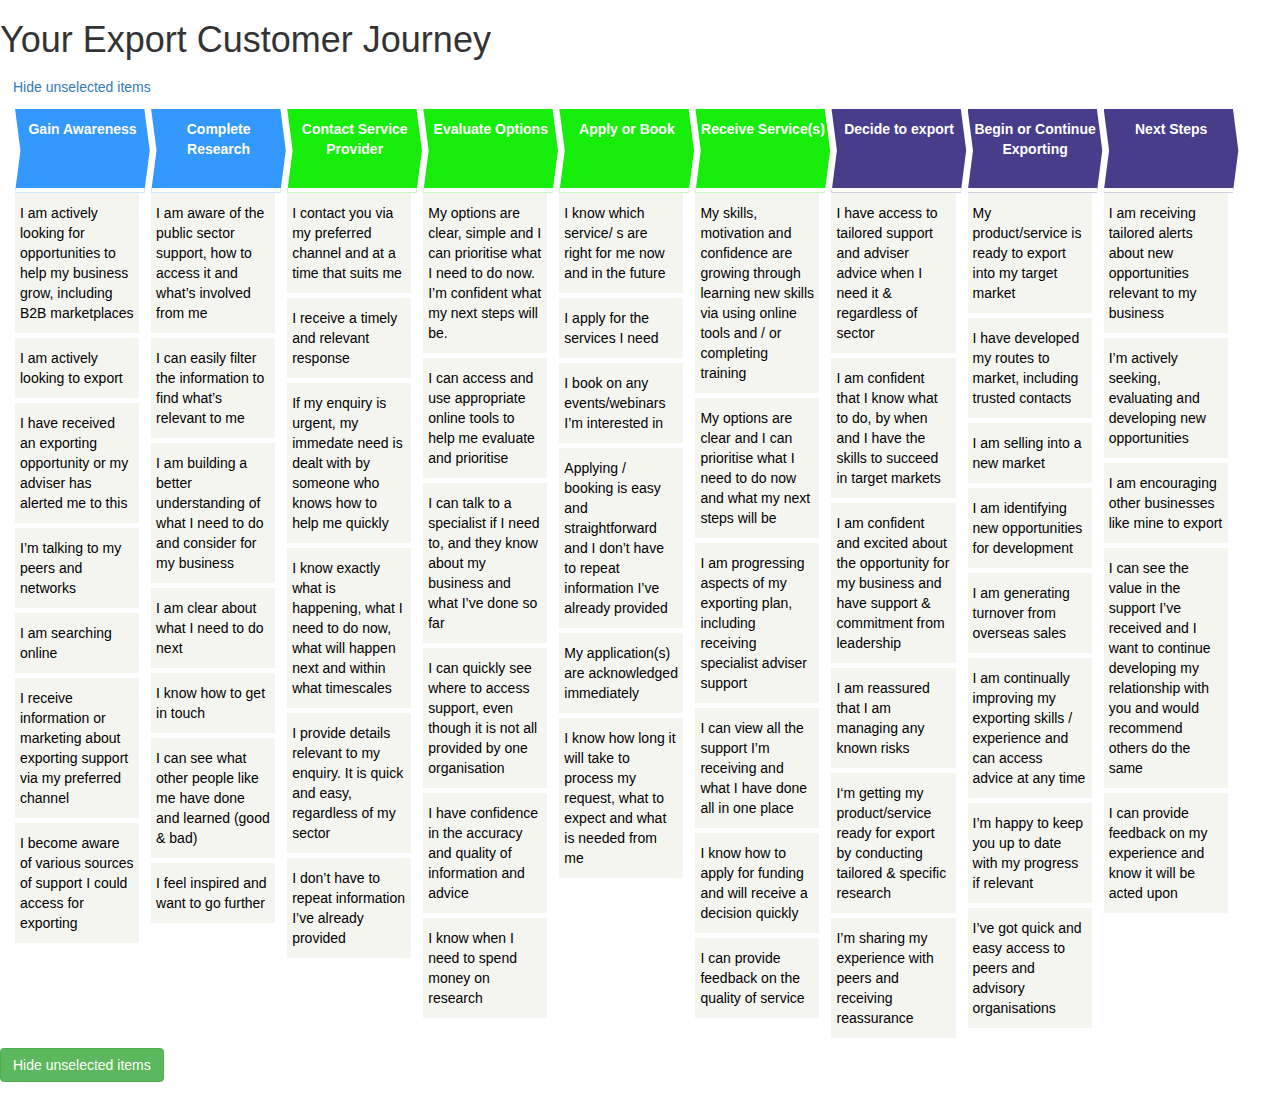
<file: uxtoolkit/index.html>
<!DOCTYPE html>
<html lang="en"> 
	<head>
		<meta charset="utf-8">
		<meta http-equiv="X-UA-Compatible" content="IE=edge">
		<meta name="viewport" content="width=device-width, initial-scale=1">
		<!-- The above 3 meta tags *must* come first in the head; any other head content must come *after* these tags -->
		<title>Scottish Enterprise :: Export Customer Journey</title>
		<!-- Bootstrap -->
		<link href="css/bootstrap.min.css" rel="stylesheet" media="screen">
		<link href="css/calc.css" rel="stylesheet" media="screen">
		<link href="css/calc.css" rel="stylesheet" media="print">
		<!-- <link href="css/calc.css" rel="stylesheet" media="print"> -->
		<!-- jQuery (necessary for Bootstrap's JavaScript plugins) -->
		<script src="https://ajax.googleapis.com/ajax/libs/jquery/1.12.4/jquery.min.js"></script>
		<!-- HTML5 shim and Respond.js for IE8 support of HTML5 elements and media queries -->
		<!-- WARNING: Respond.js doesn't work if you view the page via file:// -->
		<!--[if lt IE 9]>
		<script src="https://oss.maxcdn.com/html5shiv/3.7.3/html5shiv.min.js"></script>
		<script src="https://oss.maxcdn.com/respond/1.4.2/respond.min.js"></script>
		<![endif]-->

		<!--Sublime Text HTML Beutify = Control-Alt-Shift-F or Command-Option-Shift-F-->
	</head>
	<body>

		<h1>Your Export Customer Journey</h1>
		<button type="button" class="btn btn-link MKnoPrint" id="removeUnwanted2">Hide unselected items</button>

		
		<div class="container" style="min-width: 6em; width:99%; float: left; max-width: 99%; border: none">
			<!--  SPACER  -->
			<!--Header Row -->
			<!--Content Row -->
			<div class="row rowCalc">
				<!--Gain Awareness -->
				<div class="col9 colCol colWhite" id="">
					<div class="colItemBold colBlue clipChevron" id=""> Gain Awareness</div>
					<div class="colItem ignore" id="i11">I am actively looking
						for opportunities to
						help my business grow,
						including B2B
					marketplaces</div>
					<div class="colItem ignore" id="i12">I am actively looking to
					export                            </div>
					<div class="colItem ignore" id="i13">I have received an
						exporting opportunity
						or my adviser has
					alerted me to this </div>
					<div class="colItem ignore" id="i14">I’m talking to my peers
					and networks                            </div>
					<div class="colItem ignore" id="i15">I am searching online                          </div>
					<div class="colItem ignore" id="i16">I receive
						information or marketing
						about exporting
						support via my
					preferred channel                        </div>
					<div class="colItem ignore" id="i17">I become aware of
						various sources of
						support I could access
					for exporting                        </div>
				</div>
				<div class="col9 colWhite" id="">
					<div class="colItemBold colBlue clipChevron" id="">Complete Research</div>
					<div class="colItem ignore" id="i21">I am aware of the
						public sector
						support, how to
						access it and what’s
					involved from me                            </div>
					<div class="colItem ignore" id="i22">I can easily filter the
						information to find what’s relevant to
					me        </div>
					<div class="colItem ignore" id="i23">I am building a
						better
						understanding of
						what I need to do
						and consider for my
					business                            </div>
					<div class="colItem ignore" id="i24">I am clear about
						what I need to do
					next                           </div>
					<div class="colItem ignore" id="i25">I know how to get in
					touch                            </div>
					<div class="colItem ignore" id="i26">I can see what other
						people like me have
						done and learned
					(good & bad)                            </div>
					<div class="colItem ignore" id="i27">I feel inspired and
					want to go further                            </div>
				</div>
				<div class="col9 colWhite" id="">
					<div class="colItemBold colGreen clipChevron" id="">Contact Service Provider </div>
					<div class="colItem ignore" id="i31">   I contact you via my
						preferred channel
						and at a time that
					suits me                         </div>
					<div class="colItem ignore" id="i32"> I receive a timely
					and relevant response                         </div>
					<div class="colItem ignore" id="i33">  If my enquiry is
						urgent, my
						immedate need is
						dealt with by
						someone who
						knows how to help
					me quickly                        </div>
					<div class="colItem ignore" id="i34"> I know exactly what
						is happening, what I
						need to do now,
						what will happen
						next and within what
					timescales                        </div>
					<div class="colItem ignore" id="i35">  I provide details relevant
						to my enquiry.
						It is quick and easy,
						regardless of my
					sector                        </div>
					<div class="colItem ignore" id="i36">  I don’t have to
						repeat information
					I’ve already provided                          </div>
				</div>
				<div class="col9 colWhite" id="">
					<div class="colItemBold colGreen clipChevron" id="">Evaluate Options</div>
					<div class="colItem ignore" id="i41"> My options are clear,
						simple and I can
						prioritise what I
						need to do now. I’m
						confident what my
					next steps will be.                      </div>
					<div class="colItem ignore" id="i42">  I can access and
						use appropriate
						online tools to help
						me evaluate and
					prioritise                   </div>
					<div class="colItem ignore" id="i43"> I can talk to a
						specialist if I need
						to, and they know
						about my business
						and what I’ve done
					so far                </div>
					<div class="colItem ignore" id="i44"> I can quickly see
						where to access
						support, even
						though it is not all
						provided by one
					organisation              </div>
					<div class="colItem ignore" id="i45">  I have confidence in
						the accuracy and
						quality of
						information and
					advice            </div>
					<div class="colItem ignore" id="i46">  I know when I need
						to spend money on
					research            </div>
				</div>
				<div class="col9 colWhite" id="">
					<div class="colItemBold colGreen clipChevron" id="">Apply or Book</div>
					<div class="colItem ignore" id="i51">    I know which service/
						s are right for
						me now and in the
					future                 </div>
					<div class="colItem ignore" id="i52"> I apply for the services
					I need                    </div>
					<div class="colItem ignore" id="i53">  I book on any
						events/webinars I’m
					interested in                    </div>
					<div class="colItem ignore" id="i54">     Applying / booking is
						easy and straightforward
						and I don’t have
						to repeat information
					I’ve already provided              </div>
					<div class="colItem ignore" id="i55"> My application(s) are
					acknowledged immediately                   </div>
					<div class="colItem ignore" id="i56">I know how long it
						will take to process
						my request, what to
						expect and what is
					needed from me                      </div>
				</div>
				<div class="col9 colWhite" id="">
					<div class="colItemBold colGreen clipChevron" id="">Receive Service(s) </div>
					<div class="colItem ignore" id="i61">My skills, motivation
						and confidence are
						growing through
						learning new skills
						via using online
						tools and / or completing
					training                     </div>
					<div class="colItem ignore" id="i62">  My options are clear
						and I can prioritise
						what I need to do
						now and what my
					next steps will be                     </div>
					<div class="colItem ignore" id="i63">I am progressing
						aspects of my exporting
						plan, including
						receiving specialist
					adviser support                   </div>
					<div class="colItem ignore" id="i64"> I can view all the
						support I’m receiving
						and what I have
					done all in one place                    </div>
					<div class="colItem ignore" id="i65"> I know how to apply
						for funding and will
						receive a decision
					quickly                     </div>
					<div class="colItem ignore" id="i66"> I can provide feedback
						on the quality
					of service                   </div>
				</div>
				<div class="col9 colWhite" id="">
					<div class="colItemBold colPurple clipChevron" id="">Decide to export  </div>
					<div class="colItem ignore" id="i71">  I have access to tailored support and adviser advice when I need it & regardless of sector
					</div>
					<div class="colItem ignore" id="i72">  I am confident that I know what to do, by when and I have the skills to succeed in target markets
					</div>
					<div class="colItem ignore" id="i73">I am confident and excited about the opportunity for my business and have support & commitment from leadership
					</div>
					<div class="colItem ignore" id="i74">  I am reassured that I am managing any known risks
					</div>
					<div class="colItem ignore" id="i75">   I‘m getting my product/service ready for export by conducting tailored & specific research
					</div>
					<div class="colItem ignore" id="i76">   I’m sharing my experience with peers and receiving reassurance
					</div>
					
				</div>
				<div class="col9 colWhite" id="">
					<div class="colItemBold colPurple clipChevron" id="">Begin or Continue Exporting</div>
					<div class="colItem ignore" id="i81">  My product/service is ready to export into my target market                  </div>
					<div class="colItem ignore" id="i82"> I have developed my routes to market, including trusted contacts
					</div>
					<div class="colItem ignore" id="i83">  I am selling into a new market
					</div>
					<div class="colItem ignore" id="i84">      I am identifying new opportunities for development
					</div>
					<div class="colItem ignore" id="i85"> I am generating turnover from overseas sales
					</div>
					<div class="colItem ignore" id="i86"> I am continually improving my exporting skills / experience and can access advice at any time
					</div>
					<div class="colItem ignore" id="i87">  I’m happy to keep you up to date with my progress if relevant
					</div>
					<div class="colItem ignore" id="i88">   I’ve got quick and easy access to peers and advisory organisations
					</div>
				</div>
				<div class="col9 colWhite" id="">
					<div class="colItemBold colPurple clipChevron" id="">Next Steps </div>
					<div class="colItem ignore" id="i91">  I am receiving tailored alerts about new opportunities relevant to my business
					</div>
					<div class="colItem ignore" id="i92"> I’m actively seeking, evaluating and developing new opportunities
					</div>
					<div class="colItem ignore" id="i93"> I am encouraging other businesses like mine to export
					</div>
					<div class="colItem ignore" id="i94"> I can see the value in the support I’ve received and I want to continue developing my relationship with you and would recommend others do the same
					</div>
					<div class="colItem ignore" id="i95">I can provide feedback on my experience and know it will be acted upon
					</div>
				</div>
			</div>
		</div>
		<br>
		<!--Remove unwanted entries that have not been selected / highlighted-->
		<button type="button" class="btn btn-success MKnoPrint" id="removeUnwanted">Hide unselected items</button>
		<button type="button" class="btn btn-primary MKnoPrint" id="showAll" >Show all items</button>
		
		<br>
		<br>
		<!-- Include all compiled plugins (below), or include individual files as needed -->
		<script src="js/bootstrap.min.js"></script>
		<script src="js/calc.js"></script>
	</body>
</html>
</file>
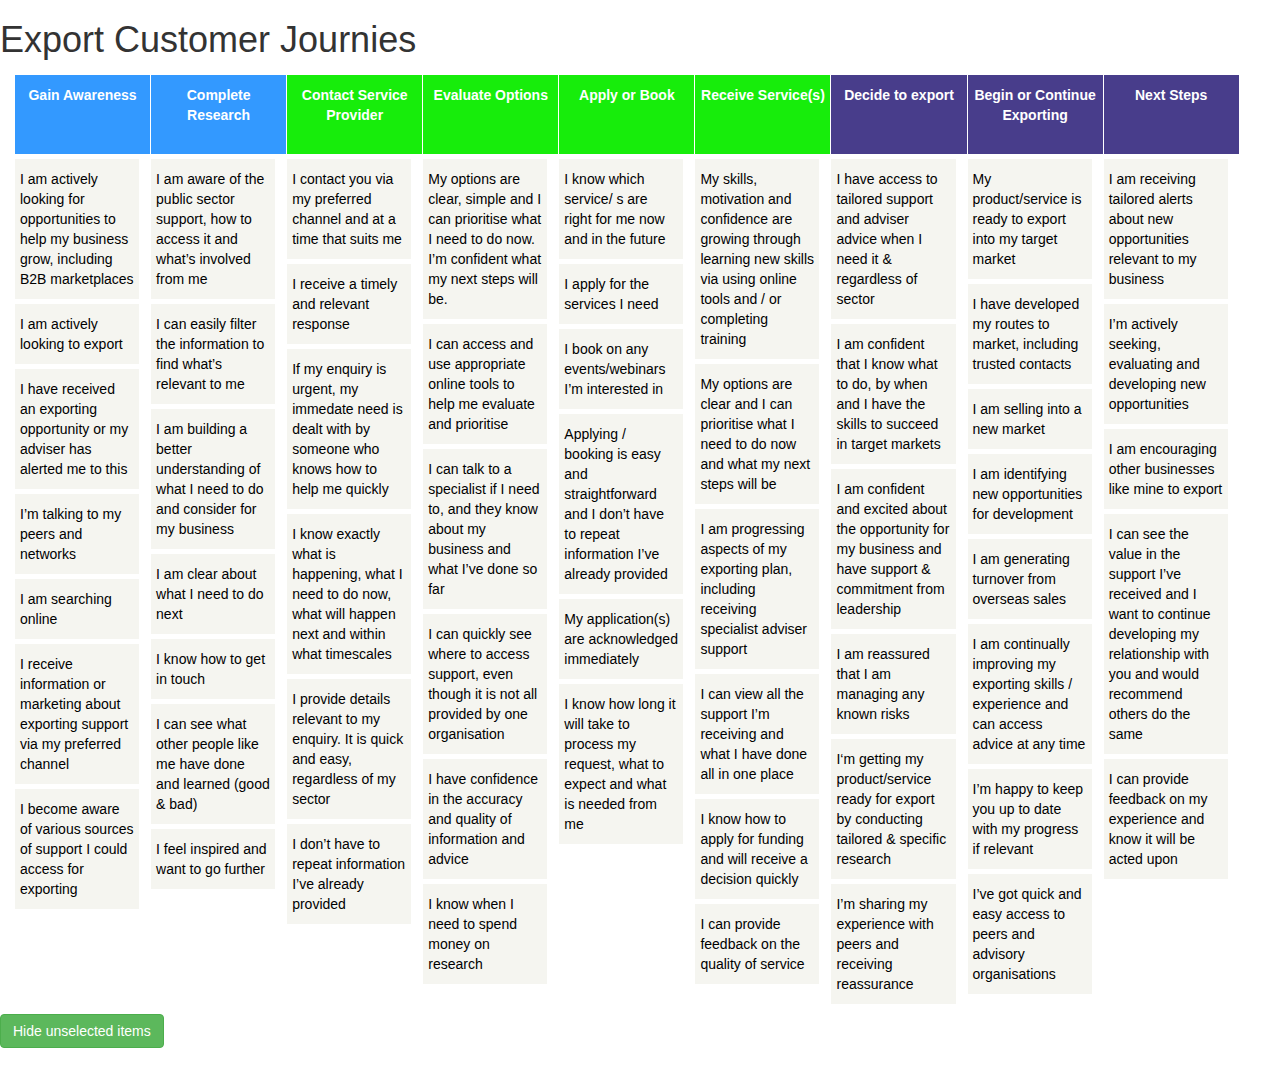
<file: uxtoolkit/cust_journey_1.html>
<!DOCTYPE html> 
<html lang="en"> 
<head> 
  <meta charset="utf-8">
  <meta http-equiv="X-UA-Compatible" content="IE=edge">
  <meta name="viewport" content="width=device-width, initial-scale=1">
  <!-- The above 3 meta tags *must* come first in the head; any other head content must come *after* these tags -->
  <title>Scottish Enterprise :: Export Customer Journey</title> 

  <!-- Bootstrap -->
  <link href="css/bootstrap.min.css" rel="stylesheet">
  <link href="css/calc.css" rel="stylesheet">

  <!-- jQuery (necessary for Bootstrap's JavaScript plugins) -->
  <script src="https://ajax.googleapis.com/ajax/libs/jquery/1.12.4/jquery.min.js"></script>

  <!-- HTML5 shim and Respond.js for IE8 support of HTML5 elements and media queries -->
  <!-- WARNING: Respond.js doesn't work if you view the page via file:// -->
    <!--[if lt IE 9]>
      <script src="https://oss.maxcdn.com/html5shiv/3.7.3/html5shiv.min.js"></script>
      <script src="https://oss.maxcdn.com/respond/1.4.2/respond.min.js"></script>
      <![endif]-->	
    </head>
    <body>
      <h1>Export Customer Journies</h1>
      


      <div class="container" style="min-width: 6em; width:99%; float: left; max-width: 99%; border: none">
        <!--  SPACER  -->

        <!--Header Row -->

        <!--Content Row -->
        <div class="row rowCalc">

          <!--Gain Awareness -->
          <div class="col9 colCol colWhite" id="">               
            <div class="colItemBold colBlue" id=""> Gain Awareness</div>
            <div class="colItem ignore" id="i11">I am actively looking
              for opportunities to
              help my business grow,
              including B2B
              marketplaces                            </div>
              <div class="colItem ignore" id="i12">I am actively looking to
                export                            </div>
                <div class="colItem ignore" id="i13">I have received an
                  exporting opportunity
                  or my adviser has
                  alerted me to this                           </div>
                  <div class="colItem ignore" id="i14">I’m talking to my peers
                    and networks                            </div>
                    <div class="colItem ignore" id="i15">I am searching online                          </div>
                    <div class="colItem ignore" id="i16">I receive
                      information or marketing
                      about exporting
                      support via my
                      preferred channel                        </div>
                      <div class="colItem ignore" id="i17">I become aware of
                        various sources of
                        support I could access
                        for exporting                        </div>
                      </div>


                      <div class="col9 colWhite" id="">    
                        <div class="colItemBold colBlue" id="">Complete Research</div>
                        <div class="colItem ignore" id="i21">I am aware of the
                          public sector
                          support, how to
                          access it and what’s
                          involved from me                            </div>
                          <div class="colItem ignore" id="i22">I can easily filter the
                            information to find what’s relevant to
                            me        </div>
                            <div class="colItem ignore" id="i23">I am building a
                              better
                              understanding of
                              what I need to do
                              and consider for my
                              business                            </div>
                              <div class="colItem ignore" id="i24">I am clear about
                                what I need to do
                                next                           </div>
                                <div class="colItem ignore" id="i25">I know how to get in
                                  touch                            </div>
                                  <div class="colItem ignore" id="i26">I can see what other
                                    people like me have
                                    done and learned
                                    (good & bad)                            </div>
                                    <div class="colItem ignore" id="i27">I feel inspired and
                                      want to go further                            </div>

                                    </div>

                                    <div class="col9 colWhite" id="">  
                                      <div class="colItemBold colGreen" id="">Contact Service Provider </div>
                                      <div class="colItem ignore" id="i31">   I contact you via my
                                        preferred channel
                                        and at a time that
                                        suits me                         </div>
                                        <div class="colItem ignore" id="i32"> I receive a timely
                                          and relevant response                         </div>
                                          <div class="colItem ignore" id="i33">  If my enquiry is
                                            urgent, my
                                            immedate need is
                                            dealt with by
                                            someone who
                                            knows how to help
                                            me quickly                        </div>
                                            <div class="colItem ignore" id="i34"> I know exactly what
                                              is happening, what I
                                              need to do now,
                                              what will happen
                                              next and within what
                                              timescales                        </div>
                                              <div class="colItem ignore" id="i35">  I provide details relevant
                                                to my enquiry.
                                                It is quick and easy,
                                                regardless of my
                                                sector                        </div>
                                                <div class="colItem ignore" id="i36">  I don’t have to
                                                  repeat information
                                                  I’ve already provided                          </div>


                                                </div>
                                                <div class="col9 colWhite" id="">   
                                                  <div class="colItemBold colGreen" id="">Evaluate Options</div>
                                                  <div class="colItem ignore" id="i41"> My options are clear,
                                                    simple and I can
                                                    prioritise what I
                                                    need to do now. I’m
                                                    confident what my
                                                    next steps will be.                      </div>
                                                    <div class="colItem ignore" id="i42">  I can access and
                                                      use appropriate
                                                      online tools to help
                                                      me evaluate and
                                                      prioritise                   </div>
                                                      <div class="colItem ignore" id="i43"> I can talk to a
                                                        specialist if I need
                                                        to, and they know
                                                        about my business
                                                        and what I’ve done
                                                        so far                </div>
                                                        <div class="colItem ignore" id="i44"> I can quickly see
                                                          where to access
                                                          support, even
                                                          though it is not all
                                                          provided by one
                                                          organisation              </div>
                                                          <div class="colItem ignore" id="i45">  I have confidence in
                                                            the accuracy and
                                                            quality of
                                                            information and
                                                            advice            </div>
                                                            <div class="colItem ignore" id="i46">  I know when I need
                                                              to spend money on
                                                              research            </div>

                                                            </div>


                                                            <div class="col9 colWhite" id="">   
                                                              <div class="colItemBold colGreen" id="">Apply or Book</div>
                                                              <div class="colItem ignore" id="i51">    I know which service/
                                                                s are right for
                                                                me now and in the
                                                                future                 </div>
                                                                <div class="colItem ignore" id="i52"> I apply for the services
                                                                  I need                    </div>
                                                                  <div class="colItem ignore" id="i53">  I book on any
                                                                    events/webinars I’m
                                                                    interested in                    </div>
                                                                    <div class="colItem ignore" id="i54">     Applying / booking is
                                                                      easy and straightforward
                                                                      and I don’t have
                                                                      to repeat information
                                                                      I’ve already provided              </div>
                                                                      <div class="colItem ignore" id="i55"> My application(s) are
                                                                        acknowledged immediately                   </div>
                                                                        <div class="colItem ignore" id="i56">I know how long it
                                                                          will take to process
                                                                          my request, what to
                                                                          expect and what is
                                                                          needed from me                      </div>

                                                                        </div>


                                                                        <div class="col9 colWhite" id="">   
                                                                          <div class="colItemBold colGreen" id="">Receive Service(s) </div>
                                                                          <div class="colItem ignore" id="i61">My skills, motivation
                                                                            and confidence are
                                                                            growing through
                                                                            learning new skills
                                                                            via using online
                                                                            tools and / or completing
                                                                            training                     </div>
                                                                            <div class="colItem ignore" id="i62">  My options are clear
                                                                              and I can prioritise
                                                                              what I need to do
                                                                              now and what my
                                                                              next steps will be                     </div>
                                                                              <div class="colItem ignore" id="i63">I am progressing
                                                                                aspects of my exporting
                                                                                plan, including
                                                                                receiving specialist
                                                                                adviser support                   </div>
                                                                                <div class="colItem ignore" id="i64"> I can view all the
                                                                                  support I’m receiving
                                                                                  and what I have
                                                                                  done all in one place                    </div>
                                                                                  <div class="colItem ignore" id="i65"> I know how to apply
                                                                                    for funding and will
                                                                                    receive a decision
                                                                                    quickly                     </div>
                                                                                    <div class="colItem ignore" id="i66"> I can provide feedback
                                                                                      on the quality
                                                                                      of service                   </div>


                                                                                    </div>

                                                                                    <div class="col9 colWhite" id="">  
                                                                                      <div class="colItemBold colPurple" id="">Decide to export  </div>
                                                                                      <div class="colItem ignore" id="i71">  I have access to tailored support and adviser advice when I need it & regardless of sector
                                                                                      </div>
                                                                                      <div class="colItem ignore" id="i72">  I am confident that I know what to do, by when and I have the skills to succeed in target markets
                                                                                      </div>
                                                                                      <div class="colItem ignore" id="i73">I am confident and excited about the opportunity for my business and have support & commitment from leadership
                                                                                      </div>
                                                                                      <div class="colItem ignore" id="i74">  I am reassured that I am managing any known risks
                                                                                      </div>
                                                                                      <div class="colItem ignore" id="i75">   I‘m getting my product/service ready for export by conducting tailored & specific research
                                                                                      </div>
                                                                                      <div class="colItem ignore" id="i76">   I’m sharing my experience with peers and receiving reassurance
                                                                                      </div>
                                                                                

                                                                                    </div>


                                                                                    <div class="col9 colWhite" id="">  
                                                                                      <div class="colItemBold colPurple" id="">Begin or Continue Exporting</div>
                                                                                      <div class="colItem ignore" id="i81">  My product/service is ready to export into my target market                  </div>
                                                                                      <div class="colItem ignore" id="i82"> I have developed my routes to market, including trusted contacts
                                                                                      </div>
                                                                                      <div class="colItem ignore" id="i83">  I am selling into a new market
                                                                                      </div>
                                                                                      <div class="colItem ignore" id="i84">      I am identifying new opportunities for development
                                                                                      </div>
                                                                                      <div class="colItem ignore" id="i85"> I am generating turnover from overseas sales
                                                                                      </div>
                                                                                      <div class="colItem ignore" id="i86"> I am continually improving my exporting skills / experience and can access advice at any time
                                                                                      </div>
                                                                                      <div class="colItem ignore" id="i87">  I’m happy to keep you up to date with my progress if relevant
                                                                                      </div>
                                                                                      <div class="colItem ignore" id="i88">   I’ve got quick and easy access to peers and advisory organisations
                                                                                      </div>


                                                                                    </div>


                                                                                    <div class="col9 colWhite" id="">  
                                                                                      <div class="colItemBold colPurple" id="">Next Steps </div>
                                                                                      <div class="colItem ignore" id="i91">  I am receiving tailored alerts about new opportunities relevant to my business
                                                                                      </div>
                                                                                      <div class="colItem ignore" id="i92"> I’m actively seeking, evaluating and developing new opportunities
                                                                                      </div>
                                                                                      <div class="colItem ignore" id="i93"> I am encouraging other businesses like mine to export
                                                                                      </div>
                                                                                      <div class="colItem ignore" id="i94"> I can see the value in the support I’ve received and I want to continue developing my relationship with you and would recommend others do the same
                                                                                      </div>
                                                                                      <div class="colItem ignore" id="i95">I can provide feedback on my experience and know it will be acted upon
                                                                                      </div>


                                                                                    </div>
                                                                                  </div>
                                                                                </div>


      <br>
                      <!--Remove unwanted entries that have not been selected / highlighted-->                      
                      <button type="button" class="btn btn-success" id="removeUnwanted">Hide unselected items</button>
                      <button type="button" class="btn btn-primary" id="showAll" >Show all items</button>
                      
                      <br>
                            <br>

                                <!-- Include all compiled plugins (below), or include individual files as needed -->
                                <script src="js/bootstrap.min.js"></script>
                                <script src="js/calc.js"></script>

                              </body>
                              </html>
</file>
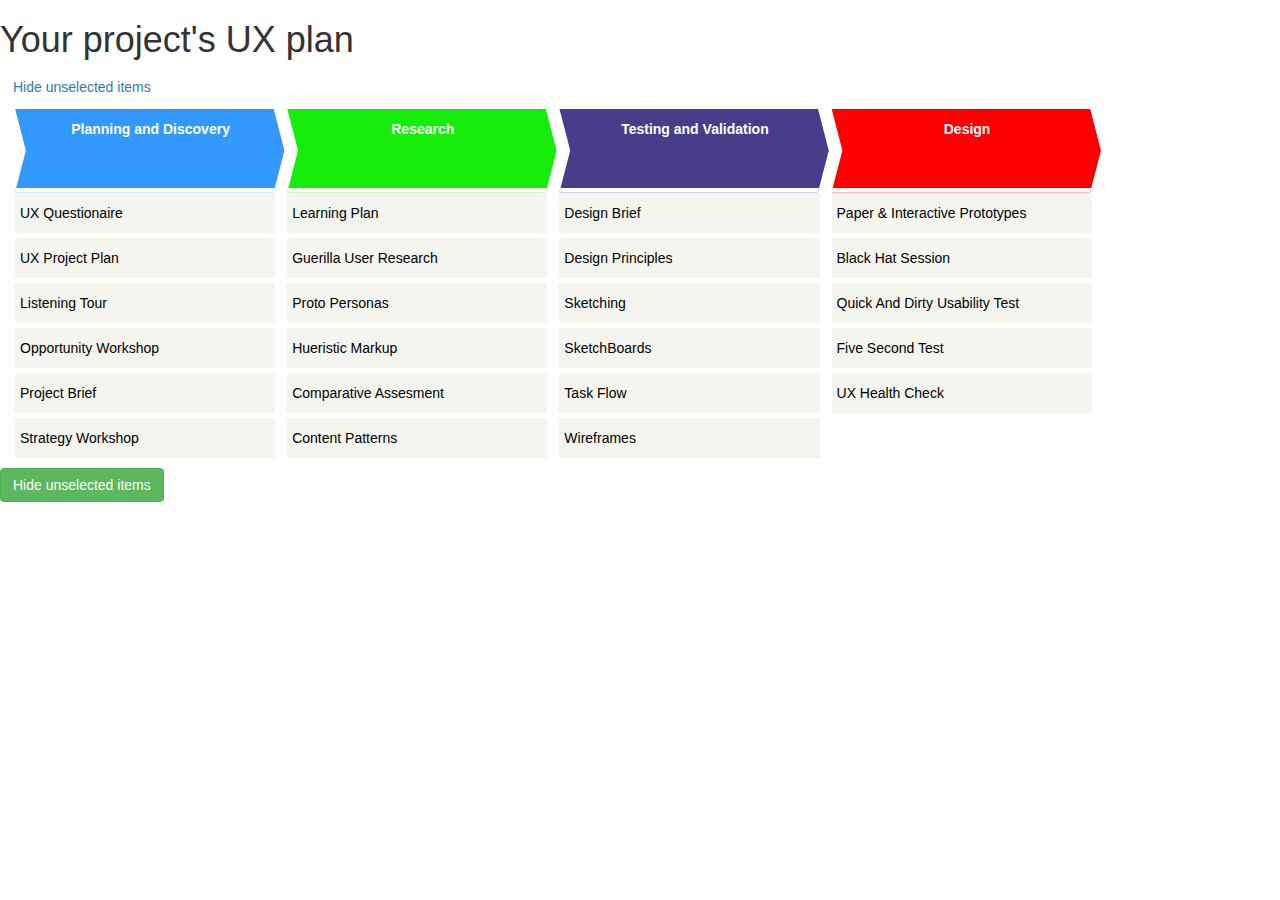
<file: uxtoolkit/ux.html>
<!DOCTYPE html>
<html lang="en">   
	<head>   
		<meta charset="utf-8">  
		<meta http-equiv="X-UA-Compatible" content="IE=edge">
		<meta name="viewport" content="width=device-width, initial-scale=1">
		<!-- The above 3 meta tags *must* come first in the head; any other head content must come *after* these tags -->
		<title>Scottish Enterprise :: Export Customer Journey</title>
		<!-- Bootstrap -->
		<link href="css/bootstrap.min.css" rel="stylesheet" media="screen">
		<link href="css/calc.css" rel="stylesheet" media="screen">
		<link href="css/calc.css" rel="stylesheet" media="print">
		<!-- <link href="css/calc.css" rel="stylesheet" media="print"> -->
		<!-- jQuery (necessary for Bootstrap's JavaScript plugins) -->
		<script src="https://ajax.googleapis.com/ajax/libs/jquery/1.12.4/jquery.min.js"></script>
		<!-- HTML5 shim and Respond.js for IE8 support of HTML5 elements and media queries -->
		<!-- WARNING: Respond.js doesn't work if you view the page via file:// -->
		<!--[if lt IE 9]>
		<script src="https://oss.maxcdn.com/html5shiv/3.7.3/html5shiv.min.js"></script>
		<script src="https://oss.maxcdn.com/respond/1.4.2/respond.min.js"></script>
		<![endif]-->

		<!--Sublime Text HTML Beutify = Control-Alt-Shift-F or Command-Option-Shift-F-->
	</head>
	<body>

		<h1>Your project's UX plan</h1>
		<button type="button" class="btn btn-link MKnoPrint" id="removeUnwanted2">Hide unselected items</button>

		
		<div class="container" style="min-width: 6em; width:99%; float: left; max-width: 99%; border: none">
			<!--  SPACER  -->
			<!--Header Row --> 
			<!--Content Row -->
			<div class="row rowCalc">
				<!--Planning and Discovery -->
				<div class="colux colCol colWhite" id="">
					<div class="colItemBold colBlue clipChevron" id="">Planning and Discovery</div>
					<div class="colItem ignore" id="i11"> UX Questionaire  </div>
					<div class="colItem ignore" id="i12"> UX Project Plan  </div>
					<div class="colItem ignore" id="i13"> Listening Tour  </div>
					<div class="colItem ignore" id="i14"> Opportunity Workshop  </div>
					<div class="colItem ignore" id="i15"> Project Brief  </div>
					<div class="colItem ignore" id="i16"> Strategy Workshop  </div>
				</div> 
				
				<div class="colux colWhite" id="">
					<div class="colItemBold colGreen clipChevron" id="">Research</div>
					<div class="colItem ignore" id="i21">  Learning Plan </div>
					<div class="colItem ignore" id="i22">  Guerilla User Research </div>
					<div class="colItem ignore" id="i23">  Proto Personas </div>
					<div class="colItem ignore" id="i24">  Hueristic Markup </div>
					<div class="colItem ignore" id="i25">  Comparative Assesment </div>
					<div class="colItem ignore" id="i26">  Content Patterns</div>
				</div>
				
				<div class="colux colWhite" id="">
					<div class="colItemBold colPurple clipChevron" id="">Testing and Validation</div>
					<div class="colItem ignore" id="i31">  Design Brief </div>
					<div class="colItem ignore" id="i32">  Design Principles </div>
					<div class="colItem ignore" id="i33">  Sketching </div>
					<div class="colItem ignore" id="i34">  SketchBoards </div>
					<div class="colItem ignore" id="i35">  Task Flow </div>
					<div class="colItem ignore" id="i36">  Wireframes</div>
				</div>

				<div class="colux colWhite" id="">
					<div class="colItemBold colRed clipChevron" id="">Design</div>
					<div class="colItem ignore" id="i41"> Paper & Interactive Prototypes  </div>
					<div class="colItem ignore" id="i42"> Black Hat Session  </div>
					<div class="colItem ignore" id="i43"> Quick And Dirty Usability Test </div>
					<div class="colItem ignore" id="i44"> Five Second Test  </div>
					<div class="colItem ignore" id="i45"> UX Health Check  </div>
				</div>

			</div>
		</div>
		<br>
		<!--Remove unwanted entries that have not been selected / highlighted-->
		<button type="button" class="btn btn-success MKnoPrint" id="removeUnwanted">Hide unselected items</button>
		<button type="button" class="btn btn-primary MKnoPrint" id="showAll" >Show all items</button>
		
		<br>
		<br>
		<!-- Include all compiled plugins (below), or include individual files as needed -->
		<script src="js/bootstrap.min.js"></script>
		<script src="js/calc.js"></script> 
	</body>
</html>
</file>
<file: uxtoolkit/css/calc.css>
.col9{ 
      margin: 0px;
      border-right-style: none;
      width: 11%;
      min-width:6em;
      position: relative;
      display: block; 
      float: left;
} 

.colux{
      margin: 0px;
      border-right-style: none;
      width: 22%;
      min-width:12em;
      position: relative;
      display: block;
      float: left;
}

.fright{
    position: relative;
    display: block;
    float: left;     
}


.removeUnwanted{

}

.removeUnwanted:hover{
    background-color: green;
    border-color: grey;  
        border-radius: 2px; 
 }

.chosen{
font-weight: bold;
font-size: 1.1em;   
}


.clipChevron{
/* -webkit-clip-path: polygon(95% 0, 98% 50%, 95% 100%, 0% 100%, 3% 50%, 0 0);
clip-path: polygon(95% 0, 98% 50%, 95% 100%, 0% 100%, 3% 50%, 0 0);
 */
 
-webkit-clip-path: polygon(95% 0, 99% 50%, 95% 100%, 0% 100%, 4% 50%, 0 0);
clip-path: polygon(95% 0, 99% 50%, 95% 100%, 0% 100%, 4% 50%, 0 0);

}
      

.rowCalc{
      text-align: left;
      padding-bottom: 0.5em;
      border-style: none;
      padding-top: 0.4em;
      margin: 0px;
      padding-left: 0px;
      padding-right: 0px;
      padding-top: 5px;
      padding-bottom: 5px;      
}

.colGreen{
      background-color: #17ed0b;
      margin: 0px;
      border-right-style: none;
      height: 6em;
      color: white;
      vertical-align: bottom; 
}

.colBlue{
      background-color: #3399ff;
      margin: 0px;   
      border-right-style: none;
      height: 6em;
      color: white;
      vertical-align: bottom; 
      bottom: 0;

}

.colPurple{
      background-color: DarkSlateBlue ;
      margin: 0px;
      border-right-style: none;
      height: 6em;
      color: white;
      vertical-align: bottom; 
      bottom: 0;
}

.colRed{
      background-color: Red ;
      margin: 0px;
      border-right-style: none;
      height: 6em;
      color: white;
      vertical-align: bottom; 
      bottom: 0;
}

.colItem{
      border-bottom-style:solid;
      border-bottom-color:white;
      border-bottom-width:5px; 
      color: black; 
      margin: 0px;
      padding-left: 5px;
      padding-right: 5px;
      padding-top: 10px;
      padding-bottom: 10px;
      text-align: left;
      background-color: #f5f5f0;
      
      border-right-style:solid;
      border-right-color:white;
      border-right-width:12px;
}

.colItemBold{
      vertical-align: bottom; 
      border-color: grey;
      border-bottom-style:none;
      color: White;
      font-weight: bold;
      margin: 0px;
      padding-left: 5px;
      padding-right: 5px;
      padding-top: 10px;
      padding-bottom: 10px;
      text-align:center;
      border-bottom-style:solid;
      border-bottom-color:white;
      border-bottom-width:5px;

      border-right-style:solid;
      border-right-color:white;
      border-right-width:1px;     
}

.colItem:hover{
      background-color: white;
 }



@media print {
      .MKnoPrint { 
            display: none; 
      } 
}
</file>
